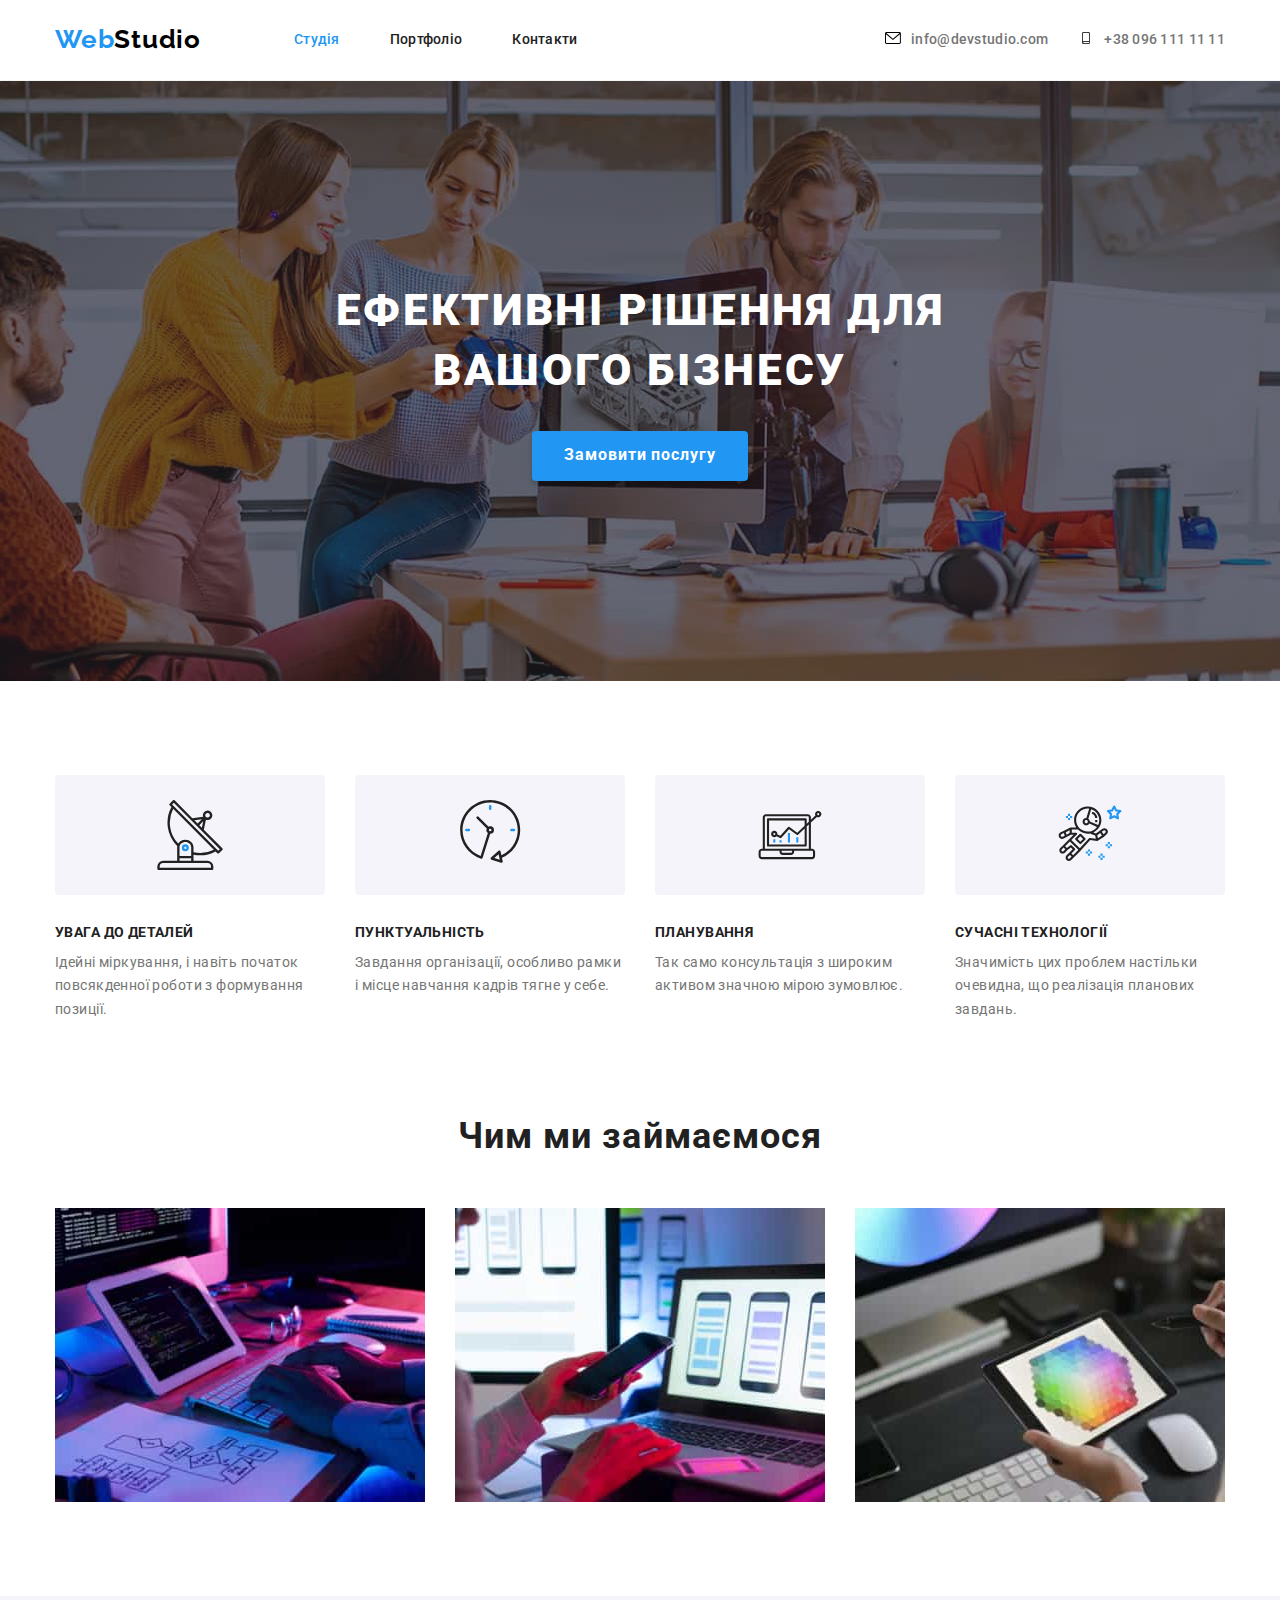
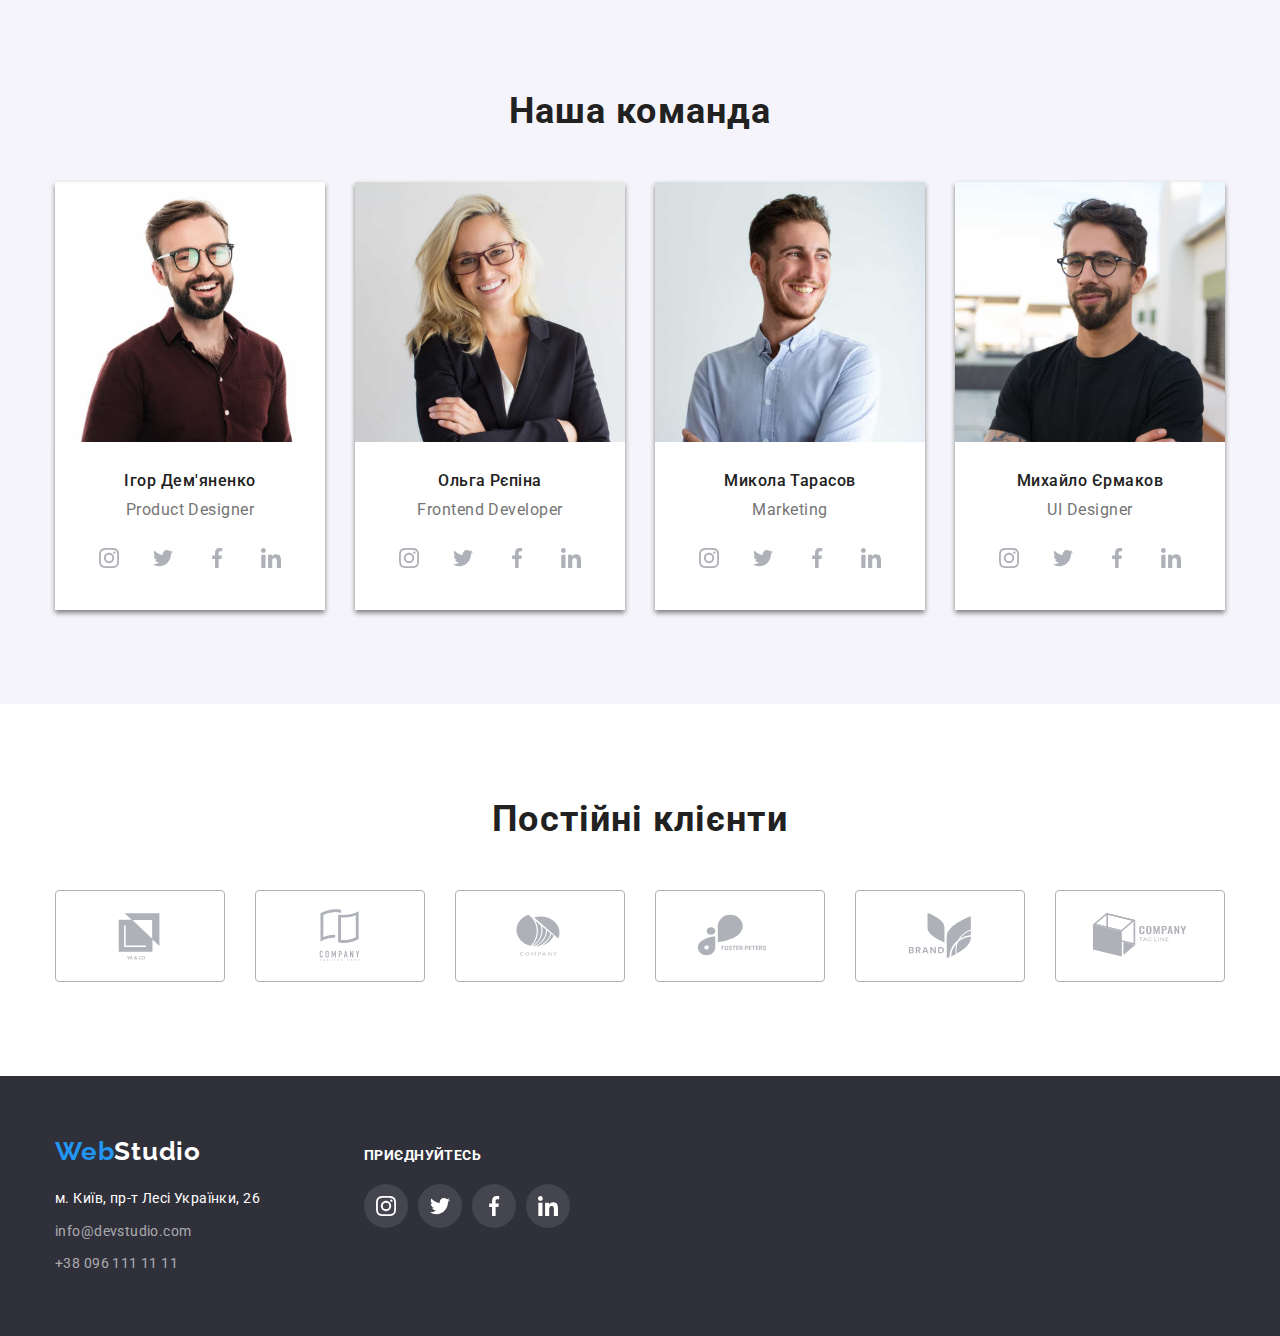
<file: index.html>
<!DOCTYPE html>
<html lang="uk">
  <head>
    <meta charset="UTF-8" />
    <meta http-equiv="X-UA-Compatible" content="IE=edge" />
    <meta name="viewport" content="width=device-width, initial-scale=1.0" />
    <link rel="preconnect" href="https://fonts.googleapis.com" />
    <link rel="preconnect" href="https://fonts.gstatic.com" crossorigin />
    <link
      href="https://fonts.googleapis.com/css2?family=Raleway:wght@700&family=Roboto:wght@400;500;700;900&display=swap"
      rel="stylesheet"
    />
    <link
      rel="stylesheet"
      href="https://cdnjs.cloudflare.com/ajax/libs/modern-normalize/1.1.0/modern-normalize.min.css"
    />
    <link rel="stylesheet" href="./styles/styles.css" />

    <title>Studio</title>
  </head>

  <body>
    <!-- Header ДЗ-4 -->
    <header class="header-container-portfolio">
      <div class="container header-container">
        <nav class="header-nav">
          <a href="#" class="header-Web"
            >Web<span class="header-Studio">Studio</span></a
          >
          <ul class="header-menu-ul">
            <li>
              <a href="#" class="header-menu-studiy-index">Студія</a>
            </li>
            <li>
              <a href="./portfolio.html" class="header-menu">Портфоліо</a>
            </li>
            <li><a href="#" class="header-menu">Контакти</a></li>
          </ul>
        </nav>
        <ul class="header-menu-ul-mail-tel">
          <li>
            <a href="mailto:info@devstudio.com" class="header-menu-studiy">
              <svg class="net-mail-tel-icon" width="16" height="12">
                <use href="./img/icons.svg#icon-mail-hover"></use></svg>info@devstudio.com</a
            >
          </li>
          <li>
            <a href="tel:+380961111111" class="header-menu-studiy">
              <svg class="net-mail-tel-icon" width="16" height="12">
                <use href="./img/icons.svg#icon-smartphone1"></use></svg>+38 096 111 11 11</a
            >
          </li>
        </ul>
      </div>
    </header>
    <!-- Main content -->
    <main>
      <section class="hero">
        <div class="container main-head-mini-conteiner">
          <h1 class="main-main-content">
            Ефективні рішення для вашого бізнесу
          </h1>
          <button type="button" class="main-botton">Замовити послугу</button>
        </div>
      </section>
      <section class="header-next-style">
        <!-- <div class="section"> -->
        <div class="container">
          <!-- Additional main -->
          <h2 class="visuallyti-hidder">Наші переваги</h2>
          <!-- End additional main -->
          <ul class="header-menu-ul-container">
            <li class="main-content-size">
              <div class="main-content-ico">
                <svg class="net-icon1" width="70" height="70">
                  <use href="./img/icons.svg#icon-antenna-1"></use>
                </svg>
              </div>

              <h3 class="main-content-Benefits">увага до деталей</h3>
              <p class="main-content-Benefits-paragraph">
                Ідейні міркування, і навіть початок повсякденної роботи з
                формування позиції.
              </p>
            </li>
            <li class="main-content-size">
              <div class="main-content-ico">
                <svg class="net-icon1" width="70" height="70">
                  <use href="./img/icons.svg#icon-clock-1"></use>
                </svg>
              </div>

              <h3 class="main-content-Benefits">пунктуальність</h3>
              <p class="main-content-Benefits-paragraph">
                Завдання організації, особливо рамки i місце навчання кадрів
                тягне у себе.
              </p>
            </li>

            <li class="main-content-size">
              <div class="main-content-ico">
                <svg class="net-icon1" width="70" height="70">
                  <use href="./img/icons.svg#icon-diagram-1"></use>
                </svg>
              </div>

              <h3 class="main-content-Benefits">планування</h3>
              <p class="main-content-Benefits-paragraph">
                Так само консультація з широким активом значною мірою зумовлює.
              </p>
            </li>
            <li class="main-content-size">
              <div class="main-content-ico">
                <svg class="net-icon1" width="70" height="70">
                  <use href="./img/icons.svg#icon-astronaut-1"></use>
                </svg>
              </div>

              <h3 class="main-content-Benefits">сучасні технології</h3>
              <p class="main-content-Benefits-paragraph">
                Значимість цих проблем настільки очевидна, що реалізація
                планових завдань.
              </p>
            </li>
          </ul>
        </div>
        <!-- </div> -->
      </section>

      <section class="header-next-style-too">
        <div class="container">
          <h2 class="main-content-review">Чим ми займаємося</h2>
          <ul class="header-menu-ul-container-too">
            <li>
              <img
                src="./img/box_1.jpg"
                width="370"
                alt="картинка програміст працює з кодом програми"
              />
            </li>
            <li>
              <img
                src="./img/box_2.jpg"
                width="370"
                alt="картинка програміст працює з мобільним додатком"
              />
            </li>
            <li>
              <img
                src="./img/box_3.jpg"
                width="370"
                alt="картинка програміст працює з додатком для планшетів"
              />
            </li>
          </ul>
        </div>
      </section>

      <section class="sektion-third">
        <div class="container">
          <h2 class="main-content-team">Наша команда</h2>
          <ul class="main-content-team-containet">
            <li class="main-content-team-personally">
              <img
                src="./img/img_1.jpg"
                width="270"
                alt="картинка Ігор Дем'яненко"
              />
              <div class="img-conteiner">
                <h3 class="main-content-team-name">Ігор Дем'яненко</h3>
                <p class="main-content-team-paragraph">Product Designer</p>

                  <ul class="ico-main-content-team">
                    <li class="soc-item-one">
                      <a href="#" class="net-icon-team">
                        <svg width="20" height="20">
                          <use href="./img/icons.svg#icon-instagram-1"></use>
                        </svg>
                      </a>
                    </li>
                    <li class="soc-item-one">
                      <a href="#" class="net-icon-team">
                        <svg width="20" height="20">
                          <use href="./img/icons.svg#icon-twitter-1"></use>
                        </svg>
                      </a>
                    </li>
                    <li class="soc-item-one">
                      <a href="#" class="net-icon-team">
                        <svg width="20" height="20">
                          <use href="./img/icons.svg#icon-facebook-1"></use>
                        </svg>
                      </a>
                    </li>
                    <li class="soc-item-one">
                      <a href="#" class="net-icon-team">
                        <svg width="20" height="20">
                          <use href="./img/icons.svg#icon-linkedin-1"></use>
                        </svg>
                      </a>
                    </li>
                  </ul>
              </div>
            </li>
            <li class="main-content-team-personally">
              <img
                src="./img/img_2.jpg"
                width="270"
                alt="картинка Ольга Рєпіна"
              />
              <div class="img-conteiner">
                <h3 class="main-content-team-name">Ольга Рєпіна</h3>
                <p class="main-content-team-paragraph">Frontend Developer</p>

                <div class="container-ico-main-content-team">
                  <ul class="ico-main-content-team">
                    <li class="soc-item-one">
                      <a href="#" class="net-icon-team">
                        <svg width="20" height="20">
                          <use href="./img/icons.svg#icon-instagram-1"></use>
                        </svg>
                      </a>
                    </li>
                    <li class="soc-item-one">
                      <a href="#" class="net-icon-team">
                        <svg width="20" height="20">
                          <use href="./img/icons.svg#icon-twitter-1"></use>
                        </svg>
                      </a>
                    </li>
                    <li class="soc-item-one">
                      <a href="#" class="net-icon-team">
                        <svg width="20" height="20">
                          <use href="./img/icons.svg#icon-facebook-1"></use>
                        </svg>
                      </a>
                    </li>
                    <li class="soc-item-one">
                      <a href="#" class="net-icon-team">
                        <svg width="20" height="20">
                          <use href="./img/icons.svg#icon-linkedin-1"></use>
                        </svg>
                      </a>
                    </li>
                  </ul>
                </div>
              </div>
            </li>
            <li class="main-content-team-personally">
              <img
                src="./img/img_3.jpg"
                width="270"
                alt="картинка Микола Тарасов"
              />
              <div class="img-conteiner">
                <h3 class="main-content-team-name">Микола Тарасов</h3>
                <p class="main-content-team-paragraph">Marketing</p>

                <div class="container-ico-main-content-team">
                  <ul class="ico-main-content-team">
                    <li class="soc-item-one">
                      <a href="#" class="net-icon-team">
                        <svg width="20" height="20">
                          <use href="./img/icons.svg#icon-instagram-1"></use>
                        </svg>
                      </a>
                    </li>
                    <li class="soc-item-one">
                      <a href="#" class="net-icon-team">
                        <svg width="20" height="20">
                          <use href="./img/icons.svg#icon-twitter-1"></use>
                        </svg>
                      </a>
                    </li>
                    <li class="soc-item-one">
                      <a href="#" class="net-icon-team">
                        <svg width="20" height="20">
                          <use href="./img/icons.svg#icon-facebook-1"></use>
                        </svg>
                      </a>
                    </li>
                    <li class="soc-item-one">
                      <a href="#" class="net-icon-team">
                        <svg width="20" height="20">
                          <use href="./img/icons.svg#icon-linkedin-1"></use>
                        </svg>
                      </a>
                    </li>
                  </ul>
                </div>
              </div>
            </li>
            <li class="main-content-team-personally">
              <img
                src="./img/img_4.jpg"
                width="270"
                alt="картинка Михайло Єрмаков"
              />
              <div class="img-conteiner">
                <h3 class="main-content-team-name">Михайло Єрмаков</h3>
                <p class="main-content-team-paragraph">UI Designer</p>

                <div class="container-ico-main-content-team">
                  <ul class="ico-main-content-team">
                    <!-- <li class="soc-item-one"></li> -->
                    <li class="soc-item-one">
                      <a href="#" class="net-icon-team">
                        <svg width="20" height="20">
                          <use href="./img/icons.svg#icon-instagram-1"></use>
                        </svg>
                      </a>
                    </li>
                    <li class="soc-item-one">
                      <a href="#" class="net-icon-team">
                        <svg width="20" height="20">
                          <use href="./img/icons.svg#icon-twitter-1"></use>
                        </svg>
                      </a>
                    </li>
                    <li class="soc-item-one">
                      <a href="#" class="net-icon-team">
                        <svg width="20" height="20">
                          <use href="./img/icons.svg#icon-facebook-1"></use>
                        </svg>
                      </a>
                    </li>
                    <li class="soc-item-one">
                      <a href="#" class="net-icon-team">
                        <svg width="20" height="20">
                          <use href="./img/icons.svg#icon-linkedin-1"></use>
                        </svg>
                      </a>
                    </li>
                  </ul>
                </div>
              </div>
            </li>
          </ul>
        </div>
      </section>

      <!-- selection for third clients -->
      <section class="section-third-clients">
        <!-- <div class="container-third-clients"> -->
        <div class="container"> 
          <h2 class="main-content-clients">Постійні клієнти</h2>
          <div>
            <ul class="container-clients">
              <li class="soc-item">
                <a href="#" class="net-icon">
                <svg width="106" height="60">
                  <use href="./img/icons.svg#icon-Logo1"></use>
                </svg>
              </a>
              </li>
              <li class="soc-item">
                <a href="#" class="net-icon">
                <svg width="106" height="60">
                  <use href="./img/icons.svg#icon-Logo2"></use>
                </svg>
              </a>
              </li>
              <li class="soc-item">
                <a href="#" class="net-icon">
                <svg width="106" height="60">
                  <use href="./img/icons.svg#icon-Logo3"></use>
                </svg>
              </a>
              </li>
              <li class="soc-item">
                <a href="#" class="net-icon">
                <svg width="106" height="60">
                  <use href="./img/icons.svg#icon-Logo4"></use>
                </svg>
              </a>
              </li>
              <li class="soc-item">
                <a href="#" class="net-icon">
                <svg width="106" height="60">
                  <use href="./img/icons.svg#icon-Logo5"></use>
                </svg>
              </a>
              </li>
              <li class="soc-item">
                <a href="#" class="net-icon">
                <svg width="106" height="60">
                  <use href="./img/icons.svg#icon-Logo6"></use>
                </svg>
              </a>
              </li>
            </ul>
          </div>
        </div>
      </section>
    </main>

    <!--Footer content-->
    <footer class="footer-style">
      <!-- <div class="footer-all"> -->
      <div class="container footer-all">
        <div>
          <div class="header-Web-container">
            <a href="#" class="header-Web"
              >Web<span class="footer-Studio">Studio</span></a
            >
          </div>
          <address class="adress-style">
            <ul>
              <li class="header-Web-adress-container">
                <!-- <div > -->
                <a href="https://goo.gl/maps/v7QcqFKEjncTyCXS9" class="adress"
                  >м. Київ, пр-т Лесі Українки, 26</a
                >
                <!-- </div> -->
              </li>
              <li class="header-Web-mail-container">
                <!-- <div > -->
                <a href="mailto:info@devstudio.com" class="adress-mail-tel"
                  >info@devstudio.com</a
                >
                <!-- </div> -->
              </li>
              <li>
                <a href="tel:+380961111111" class="adress-mail-tel"
                  >+38 096 111 11 11</a
                >
              </li>
            </ul>
          </address>
        </div>
        <!-- container for footer too -->
        <!-- <section> -->
          <div class="footer-ico-content-too">
            <p class="footer-ico-content">Приєднуйтесь</p>

            <ul class="footer-ico-main-content-team">
              <li class="soc-item-one-footer">
                <a href="#" class="net-icon-footer">
                <svg width="20" height="20">
                  <use href="./img/icons.svg#icon-instagram--footer"></use>
                </svg>
              </a>
              </li>
              <li class="soc-item-one-footer">
                <a href="#" class="net-icon-footer">
                <svg width="20" height="20">
                  <use href="./img/icons.svg#icon-twitter-footer"></use>
                </svg>
              </a>
              </li>
              <li class="soc-item-one-footer">
                <a href="#" class="net-icon-footer">
                <svg width="20" height="20">
                  <use href="./img/icons.svg#icon-facebook-footer"></use>
                </svg>
              </a>
              </li>
              <li class="soc-item-one-footer">
                <a href="#" class="net-icon-footer">
                <svg width="20" height="20">
                  <use href="./img/icons.svg#icon-linkedin-footer"></use>
                </svg>
              </a>
              </li>
            </ul>
          </div>
        <!-- </section> -->
      </div>
      <!-- </div> -->
    </footer>
  </body>
</html>
</file>
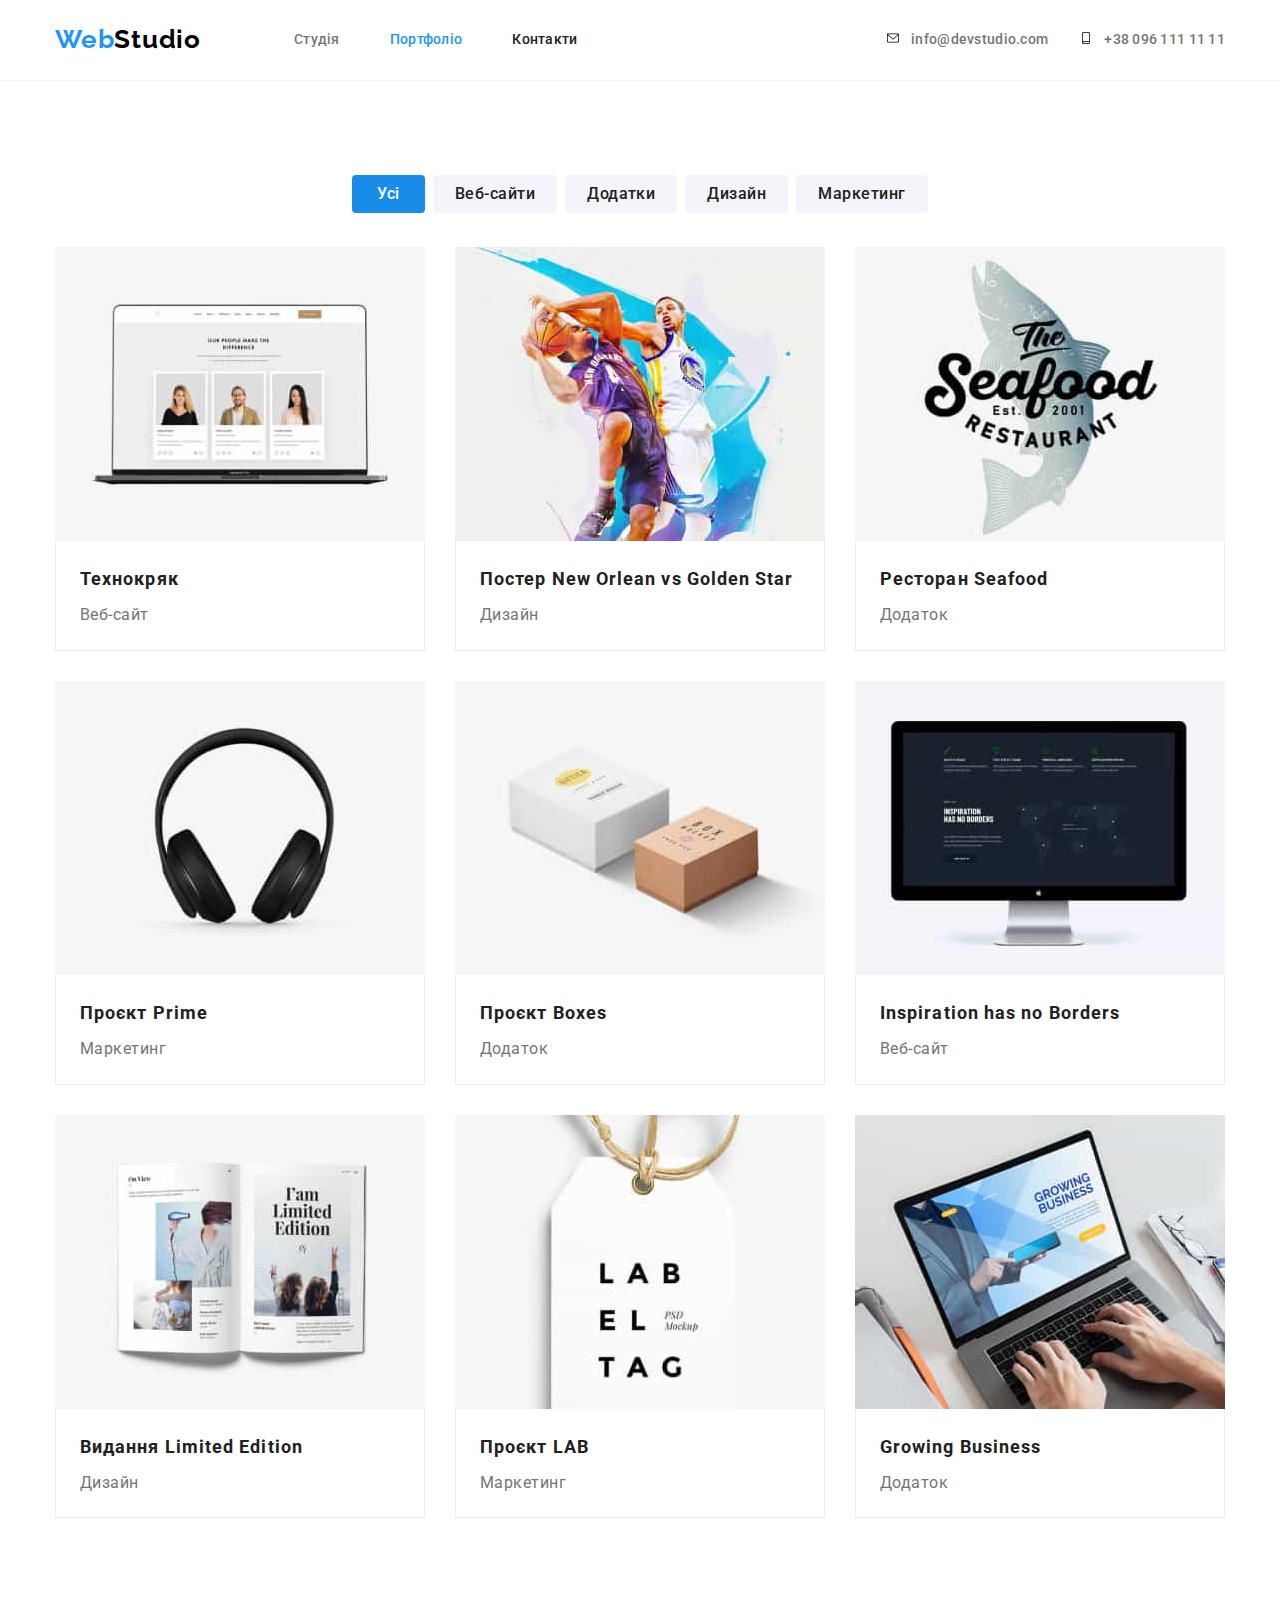
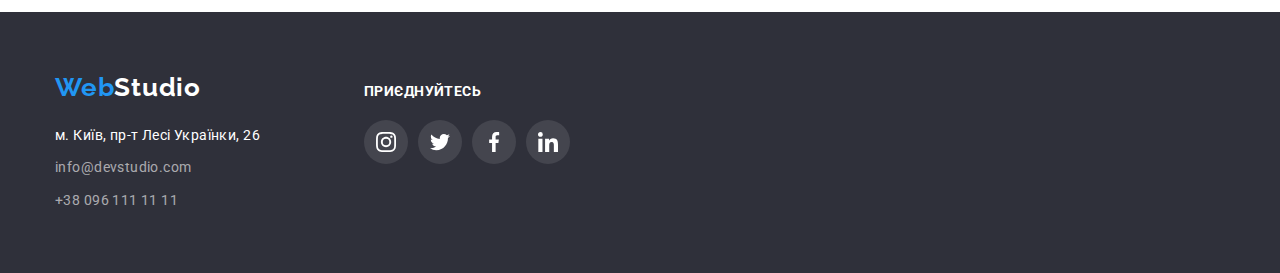
<file: portfolio.html>
<!DOCTYPE html>
<html lang="uk">
  <head>
    <meta charset="UTF-8" />
    <meta http-equiv="X-UA-Compatible" content="IE=edge" />
    <meta name="viewport" content="width=device-width, initial-scale=1.0" />
    <link rel="preconnect" href="https://fonts.googleapis.com" />
    <link rel="preconnect" href="https://fonts.gstatic.com" crossorigin />
    <link
      href="https://fonts.googleapis.com/css2?family=Raleway:wght@700&family=Roboto:wght@400;500;700;900&display=swap"
      rel="stylesheet"
    />
    <link
      rel="stylesheet"
      href="https://cdnjs.cloudflare.com/ajax/libs/modern-normalize/1.1.0/modern-normalize.min.css"
    />
    <link rel="stylesheet" href="./styles/styles.css" />
    <title>Portfolio</title>
  </head>

  <body>
    <!-- Header ДЗ-4 -->
    <header class="header-container-portfolio">
      <div class="container header-container">
        <nav class="header-nav">
          <a href="#" class="header-Web"
            >Web<span class="header-Studio">Studio</span></a
          >
          <ul class="header-menu-ul">
            <li>
              <a href="./index.html" class="header-menu-studiy">Студія</a>
            </li>
            <li>
              <a href="#" class="header-menu-portfolio">Портфоліо</a>
            </li>
            <li><a href="#" class="header-menu">Контакти</a></li>
          </ul>
        </nav>
        <ul class="header-menu-ul-mail-tel">
          <li>
            <a href="mailto:info@devstudio.com" class="header-menu-studiy"
              ><svg class="net-mail-tel-icon" width="16" height="12">
                <use href="./img/icons.svg#icon-mail"></use></svg>info@devstudio.com</a
            >
          </li>
          <li>
            <a href="tel:+380961111111" class="header-menu-studiy"
              ><svg class="net-mail-tel-icon" width="16" height="12">
                <use href="./img/icons.svg#icon-smartphone"></use></svg>+38 096 111 11 11</a
            >
          </li>
        </ul>
      </div>
    </header>

    <!-- Main content -->
    <main>
      <section class="main-portfolio">
        <div class="container-portfolio">
          <!-- Additional main -->
          <h1 class="visuallyti-hidder">Portfolio</h1>
          <ul class="portfolio-container">
            <li>
              <button type="button" class="main-botton-all">Усі</button>
            </li>
            <li>
              <button type="button" class="main-bottons">Веб-сайти</button>
            </li>
            <li>
              <button type="button" class="main-bottons">Додатки</button>
            </li>
            <li>
              <button type="button" class="main-bottons">Дизайн</button>
            </li>
            <li>
              <button type="button" class="main-bottons">Маркетинг</button>
            </li>
          </ul>

          <ul class="portfolio-container-deployed">
            <li>
              <a href="#" class="portfolio-container-deployed-shadow">
              <img
                src="./img/portfolio_1.jpg"
                width="370"
                alt="картинка нетбук з сайтом, три фотографії"
              />
              <div class="img-container-all">
                <h2 class="main-menu-img">Технокряк</h2>
                <p class="main-menu-img-content">Веб-сайт</p>
              </div>
            </a>
            </li>
            <li>
              <a href="#" class="portfolio-container-deployed-shadow">
              <img
                src="./img/portfolio_2.jpg"
                width="370"
                alt="картинка гра в баскетбол"
              />
              <div class="img-container-all">
                <h2 class="main-menu-img">Постер New Orlean vs Golden Star</h2>
                <p class="main-menu-img-content">Дизайн</p>
              </div>
            </a>
            </li>
            <li>
              <a href="#" class="portfolio-container-deployed-shadow">
              <img
                src="./img/portfolio_3.jpg"
                width="370"
                alt="картинка The seabood restaurant"
              />
              <div class="img-container-all">
                <h2 class="main-menu-img">Ресторан Seafood</h2>
                <p class="main-menu-img-content">Додаток</p>
              </div>
            </a>
            </li>
            <li>
              <a href="#" class="portfolio-container-deployed-shadow">
              <img
                src="./img/portfolio_4.jpg"
                width="370"
                alt="картинка навушників"
              />
              <div class="img-container-all">
                <h2 class="main-menu-img">Проєкт Prime</h2>
                <p class="main-menu-img-content">Маркетинг</p>
              </div>
            </a>
            </li>
            <li>
              <a href="#" class="portfolio-container-deployed-shadow">
              <img
                src="./img/portfolio_5.jpg"
                width="370"
                alt="картинка дві коробки"
              />
              <div class="img-container-all">
                <h2 class="main-menu-img">Проєкт Boxes</h2>
                <p class="main-menu-img-content">Додаток</p>
              </div>
            </a>
            </li>
            <li>
              <a href="#" class="portfolio-container-deployed-shadow">
              <img
                src="./img/portfolio_6.jpg"
                width="370"
                alt="картинка з монитором"
              />
              <div class="img-container-all">
                <h2 class="main-menu-img">Inspiration has no Borders</h2>
                <p class="main-menu-img-content">Веб-сайт</p>
              </div>
            </a>
            </li>
            <li>
              <a href="#" class="portfolio-container-deployed-shadow">
              <img
                src="./img/portfolio_7.jpg"
                width="370"
                alt="картинка з книгою"
              />
              <div class="img-container-all">
                <h2 class="main-menu-img">Видання Limited Edition</h2>
                <p class="main-menu-img-content">Дизайн</p>
              </div>
            </a>
            </li>
            <li>
              <a href="#" class="portfolio-container-deployed-shadow">
              <img
                src="./img/portfolio_8.jpg"
                width="370"
                alt="картинка з біркою"
              />
              <div class="img-container-all">
                <h2 class="main-menu-img">Проєкт LAB</h2>
                <p class="main-menu-img-content">Маркетинг</p>
              </div>
            </a>
            </li>
            <li>
              <a href="#" class="portfolio-container-deployed-shadow">
              <img
                src="./img/portfolio_9.jpg"
                width="370"
                alt="картинка з ноутбуком та руками на клавіатурі"
              />
              <div class="img-container-all">
                <h2 class="main-menu-img">Growing Business</h2>
                <p class="main-menu-img-content">Додаток</p>
              </div>
            </a>
            </a>
            </li>
          </ul>
        </div>
      </section>
    </main>

    <!--Footer content-->
    <footer class="footer-style">
      <!-- <div class="footer-all"> -->
      <div class="container footer-all">
        <div>
          <div class="header-Web-container">
            <a href="#" class="header-Web"
              >Web<span class="footer-Studio">Studio</span></a
            >
          </div>
          <address class="adress-style">
            <ul>
              <li class="header-Web-adress-container">
                <!-- <div > -->
                <a href="https://goo.gl/maps/v7QcqFKEjncTyCXS9" class="adress"
                  >м. Київ, пр-т Лесі Українки, 26</a
                >
                <!-- </div> -->
              </li>
              <li class="header-Web-mail-container">
                <!-- <div > -->
                <a href="mailto:info@devstudio.com" class="adress-mail-tel"
                  >info@devstudio.com</a
                >
                <!-- </div> -->
              </li>
              <li>
                <a href="tel:+380961111111" class="adress-mail-tel"
                  >+38 096 111 11 11</a
                >
              </li>
            </ul>
          </address>
        </div>
        <!-- container for footer too -->
     <!-- <section> -->
      <div class="footer-ico-content-too">
        <p class="footer-ico-content">Приєднуйтесь</p>

        <ul class="footer-ico-main-content-team">
          <li class="soc-item-one-footer">
            <a href="#" class="net-icon-footer">
            <svg width="20" height="20">
              <use href="./img/icons.svg#icon-instagram--footer"></use>
            </svg>
          </a>
          </li>
          <li class="soc-item-one-footer">
            <a href="#" class="net-icon-footer">
            <svg width="20" height="20">
              <use href="./img/icons.svg#icon-twitter-footer"></use>
            </svg>
          </a>
          </li>
          <li class="soc-item-one-footer">
            <a href="#" class="net-icon-footer">
            <svg width="20" height="20">
              <use href="./img/icons.svg#icon-facebook-footer"></use>
            </svg>
          </a>
          </li>
          <li class="soc-item-one-footer">
            <a href="#" class="net-icon-footer">
            <svg width="20" height="20">
              <use href="./img/icons.svg#icon-linkedin-footer"></use>
            </svg>
          </a>
          </li>
        </ul>
      </div>
    <!-- </section> -->
      </div>
      <!-- </div> -->
    </footer>
  </body>
</html>
</file>
<file: styles/styles.css>
:root {
  --Header-style-text-color: #212121;
  --Header-footer-style-color: #2f303a;
  --Main-botton-style-color: #ffffff;
  --Main-botton-style-background-color: #2196f3;
  --Main-content-our-team-background-color: #f5f4fa;
  --Main-botton-hover-background-color: #188ce8;
  --Header-Web-color: #2196f3;
  --Header-Studio-color: #000000;
  --Footer-Studio-color: #ffffff;
  --Header-menu-studiy-index-color: #2196f3;
  --Header-menu-portfolio-color: #2196f3;
  --Header-menu-studiy-color: #757575;
  --Header-menu-hover-color: #2196f3;
  --Main-main-content-color: #ffffff;
  --Adress-Style-color: #ffffff;
  --Adress-hover-color: #2196f3;
  --Adress-mail-tel-color: rgba(255, 255, 255, 0.6);
  --Adress-mail-tel-hover-color: #2196f3;
  --Main-botton-all-color: #ffffff;
  --Main-botton-all-background-color: #188ce8;
  --Main-bottons-background-color: #f5f4fa;
  --Main-bottons-hover-color: #ffffff;
  --Main-bottons-hover-background-color: #2196f3;
  --Main-content-Benefits-paragraph-color: #757575;
  --Main-content-team-personally-background-color: #ffffff;
  --Main-content-team-paragraph-color: #757575;
  --Main-menu-img-content-color: #757575;
}

body {
  background-color: #ffffff;
  font-family: "Roboto", sans-serif;
}
ul {
  padding: 0;
  margin: 0;
}

.main-botton {
  margin: 0 auto;
  padding: 10px;
  cursor: pointer;
  font-weight: 700;
  font-size: 16px;
  line-height: 1.8;

  display: flex;
  justify-content: center;
  align-items: center;
  text-align: center;
  letter-spacing: 0.06em;

  color: var(--Main-botton-style-color);

  background-color: var(--Main-botton-style-background-color);
  box-shadow: 0px 4px 4px rgba(0, 0, 0, 0.15);
  border-radius: 4px;
  width: 216px;
  height: 50px;
  border: none;
}

.main-botton:hover {
  background-color: var(--Main-botton-hover-background-color);
}
.main-botton:focus {
  background-color: var(--Main-botton-hover-background-color);
}

.main-head-mini-conteiner {
  /* background-image: url(../img/Img.jpg); */

  max-width: 696px;
  /* центруем по горизонтали */
  margin: 0 auto;
}
.header-Web {
  font-family: "Raleway", sans-serif;

  font-weight: 700;
  font-size: 26px;
  line-height: 1.2;
  letter-spacing: 0.03em;
  color: var(--Header-Web-color);
  margin-right: 93px;
}
.header-Studio {
  font-family: "Raleway", sans-serif;

  font-weight: 700;
  font-size: 26px;
  line-height: 1.2;
  letter-spacing: 0.03em;
  color: var(--Header-Studio-color);
  /* margin-right: 93px; */
}
.footer-Studio {
  font-family: "Raleway", sans-serif;

  font-weight: 700;
  font-size: 26px;
  line-height: 1.2;
  /* identical to box height */

  letter-spacing: 0.03em;

  color: var(--Footer-Studio-color);
}
.header-menu-studiy-index {
  font-weight: 500;
  font-size: 14px;
  line-height: 1.14;
  letter-spacing: 0.02em;
  color: var(--Header-menu-studiy-index-color);

  padding: 32px 0;
  display: block;
}
.header-menu-portfolio {
  font-weight: 500;
  font-size: 14px;
  line-height: 1.14;
  letter-spacing: 0.02em;

  color: var(--Header-menu-portfolio-color);
  padding: 32px 0;
  display: block;
}
.header-menu-studiy {
  font-weight: 500;
  font-size: 14px;
  line-height: 1.14;
  letter-spacing: 0.02em;
  /* color: #2196f3; */
  color: var(--Header-menu-studiy-color);
  /* увеличение кликабельной зоны */
  padding: 32px 0;
  display: block;

  /* display: flex;
  align-items: center;
  justify-content: center; */
}

.header-menu-studiy:hover {
  color: var(--Header-menu-hover-color);
}
.header-menu-studiy:focus {
  color: var(--Header-menu-hover-color);
}
.header-menu {
  font-weight: 500;
  font-size: 14px;
  line-height: 1.14;
  letter-spacing: 0.02em;
  color: var(--Header-style-text-color);
  padding: 32px 0;
  display: block;
}
.header-menu:hover {
  color: var(--Header-menu-hover-color);
}
.header-menu:focus {
  color: var(--Header-menu-hover-color);
}
.main-main-content {
  font-weight: 900;
  font-size: 44px;
  line-height: 1.36;
  text-align: center;
  letter-spacing: 0.06em;
  text-transform: uppercase;
  color: var(--Main-main-content-color);

  margin-bottom: 30px;
  margin-top: 0;
}

.footer-style {
  background-color: var(--Header-footer-style-color);
  padding: 60px 0;
}
.adress {
  font-style: normal;
  font-size: 14px;
  line-height: 1.7;
  letter-spacing: 0.03em;
  color: var(--Adress-Style-color);
}
.adress:hover {
  color: var(--Adress-hover-color);
}
.adress:focus {
  color: var(--Adress-hover-color);
}
.adress-mail-tel {
  font-family: "Roboto", sans-serif;
  font-style: normal;
  font-size: 14px;
  line-height: 1.7;
  letter-spacing: 0.03em;

  color: var(--Adress-mail-tel-color);
  margin-top: 19px;
}
.adress-mail-tel:hover {
  color: var(--Adress-mail-tel-hover-color);
}
.adress-mail-tel:focus {
  color: var(--Adress-mail-tel-hover-color);
}
.main-botton-all {
  /* font-family: "Roboto", sans-serif; */
  font-family: inherit;
  font-weight: 500;
  font-size: 16px;
  line-height: 1.6;

  text-align: center;
  letter-spacing: 0.03em;

  color: var(--Main-botton-all-color);
  background-color: var(--Main-botton-all-background-color);
  cursor: pointer;
  width: 100%;
  height: 100%;
  border-radius: 4px;
  padding: 6px 25px;
  border: none;
}
.main-botton-all:hover {
  /* box-shadow: 10px 5px 5px black; */
  box-shadow: 0px 3px 1px rgba(0, 0, 0, 0.1), 0px 1px 2px rgba(0, 0, 0, 0.08),
    0px 2px 2px rgba(0, 0, 0, 0.12);
}
.main-botton-all:focus {
  /* box-shadow: 10px 5px 5px black; */
  box-shadow: 0px 3px 1px rgba(0, 0, 0, 0.1), 0px 1px 2px rgba(0, 0, 0, 0.08),
    0px 2px 2px rgba(0, 0, 0, 0.12);
}
.main-bottons {
  font-family: "Roboto", sans-serif;

  font-weight: 500;
  font-size: 16px;
  line-height: 1.625;

  text-align: center;
  letter-spacing: 0.03em;

  background-color: var(--Main-bottons-background-color);
  color: var(--Header-style-text-color);
  cursor: pointer;
  width: 100%;
  height: 100%;
  border-radius: 4px;
  padding: 6px 22px;
  border: none;
}
.main-bottons:hover {
  background-color: var(--Main-bottons-hover-background-color);
  color: var(--Main-bottons-hover-color);
  /* box-shadow: 10px 5px 5px black; */
  box-shadow: 0px 3px 1px rgba(0, 0, 0, 0.1), 0px 1px 2px rgba(0, 0, 0, 0.08),
    0px 2px 2px rgba(0, 0, 0, 0.12);
}
.main-bottons:focus {
  background-color: var(--Main-bottons-hover-background-color);
  color: var(--Main-bottons-hover-color);
  /* box-shadow: 10px 5px 5px black; */
  box-shadow: 0px 3px 1px rgba(0, 0, 0, 0.1), 0px 1px 2px rgba(0, 0, 0, 0.08),
    0px 2px 2px rgba(0, 0, 0, 0.12);
}
.main-bottons:active {
  border: 1px solid rgba(0, 0, 0, 0.15);
}
.main-content-Benefits {
  font-weight: 700;
  font-size: 14px;
  line-height: 1.14;
  letter-spacing: 0.03em;
  text-transform: uppercase;
  color: var(--Header-style-text-color);
  margin-top: 0;
  margin-bottom: 10px;
}
.main-content-Benefits-paragraph {
  font-size: 14px;
  line-height: 1.7;
  letter-spacing: 0.03em;
  color: var(--Main-content-Benefits-paragraph-color);
  margin-top: 0px;
  margin-bottom: 0px;
}
.main-content-review {
  font-weight: 700;
  font-size: 36px;
  line-height: 1.16;
  letter-spacing: 0.03em;

  color: var(--Header-style-text-color);

  display: flex;
  justify-content: center;
  margin-top: 0px;
  margin-bottom: 50px;
}
.main-content-team {
  margin-top: 0px;
  margin-bottom: 50px;

  font-weight: 700;
  font-size: 36px;
  line-height: 1.17;
  letter-spacing: 0.03em;

  color: var(--Header-style-text-color);

  display: flex;
  justify-content: center;
}
.main-content-team-personally {
  background-color: var(--Main-content-team-personally-background-color);
  box-shadow: 0px 3px 5px grey;
}
.main-content-team-name {
  font-weight: 500;
  font-size: 16px;
  line-height: 1.18;

  letter-spacing: 0.03em;

  color: var(--Header-style-text-color);
  margin-top: 0px;
  margin-bottom: 10px;
  text-align: center;
}
.main-content-team-paragraph {
  font-size: 16px;
  line-height: 1.18;

  letter-spacing: 0.03em;

  color: var(--Main-content-team-paragraph-color);
  margin-top: 0px;
  margin-bottom: 16px;
  text-align: center;
}
.main-menu-img {
  font-weight: 700;
  font-size: 18px;
  line-height: 2;

  letter-spacing: 0.06em;

  color: var(--Header-style-text-color);
  margin-top: 0px;
  margin-bottom: 4px;
}
.main-menu-img-content {
  font-size: 16px;
  line-height: 1.8;

  letter-spacing: 0.03em;

  color: var(--Main-menu-img-content-color);
  margin-top: 0px;
  margin-bottom: 0px;
}
li {
  list-style-type: none; /* Убираем маркеры
  /* text-decoration: none; Отменяем подчеркивание у ссылки */
}
a {
  text-decoration: none; /* Отменяем подчеркивание у ссылки */
}
.container {
  width: 1200px;
  margin: 0 auto;
  padding: 0px 15px;
}

.container-portfolio {
  width: 1200px;
  /* box-sizing: border-box; */
  margin: 0 auto;
  padding: 0 15px;
}
.section {
  background-color: #ffffff;
}

.header-container {
  display: flex;
  align-items: center;
  justify-content: space-between;
  /* margin-bottom: 94px; */
  /* margin-right: 215px; */
}
.header-nav {
  /* горизонтальное размещение контейнера */
  display: flex;
  /* центруем по вертикали: */
  align-items: center;
  /* вправо в конец */
  /* flex-grow: 1; */
}
.header-menu-ul {
  display: flex;

  gap: 50px;
}
.header-menu-ul-container {
  display: flex;
  gap: 30px;
  justify-content: center;
}
.header-menu-ul-mail-tel {
  display: flex;
  /* gap: 50px; */
  gap: 30px;
}
.main-content-size {
  max-width: 270px;
}
.additional-main {
  display: none;
  margin-top: 0;
}
.header-menu-ul-container-too {
  display: flex;
  gap: 30px;
  justify-content: center;
}
.main-content-team-containet {
  display: flex;
  gap: 30px;
  justify-content: center;
}
.header-Web-container {
  margin-bottom: 20px;
  /* padding-top: 60px; */
}
.header-Web-adress-container {
  margin-bottom: 9px;
}
.header-Web-mail-container {
  margin-bottom: 9px;
}
.container-p {
  margin-bottom: 94px;
}
.main-content-review-container {
  margin-top: 0px;
  margin-bottom: 94px;
}
.portfolio-container {
  display: flex;
  justify-content: center;
  gap: 8px;
  padding: 0px;
  margin-bottom: 34px;
}
.portfolio-container-deployed {
  display: flex;
  flex-wrap: wrap;
  justify-content: center;
  gap: 30px;
}
.main-portfolio {
  padding-top: 94px;
  padding-bottom: 94px;
}

/* скрываем заголовок: */
.visuallyti-hidder {
  position: absolute;
  white-space: nowrap;
  width: 1px;
  height: 1px;
  overflow: hidden;
  border: 0;
  padding: 0;
  clip: rect(0 0 0 0);
  clip-path: inset(50%);
  margin: -1px;
}
img {
  display: block;
  max-width: 100%;
}
.container-p {
  margin-bottom: 94px;
}
.img-conteiner {
  padding: 30px;
}
.header-container-portfolio {
  border-bottom: 1px solid #f5f5f5;
}
.img-container-all {
  border-left: 1px solid #eeeeee;
  border-right: 1px solid #eeeeee;
  border-bottom: 1px solid #eeeeee;

  padding: 20px 24px;
}
.hero {
  padding: 200px 0px;
  /* background-color: #2f303a; */

  /* background-image: url(../img/Img.jpg);
  background-image: rgba(47, 48, 58, 0.4);  */
  background-image: linear-gradient(
      to right,
      rgba(47, 48, 58, 0.4),
      rgba(47, 48, 58, 0.4)
    ),
    url("../img/Img.jpg");

  background-repeat: no-repeat;
  background-position: center;

  max-width: 1600px;
  margin: 0 auto;
}
.header-next-styl {
  padding: 94px 0px;
}
.header-next-style-too {
  padding-bottom: 94px;
}
.sektion-third {
  padding: 94px 0;
  background-color: var(--Main-content-our-team-background-color);
}
.header-next-style {
  padding: 94px 0;
}
.main-content-ico {
  height: 120px;
  background-color: #f5f4fa;
  border-radius: 4px;
  margin-bottom: 30px;

  display: flex;
  align-items: center;
  justify-content: center;
}

.main-content-clients {
  margin-top: 0px;
  margin-bottom: 50px;

  /* font-family: 'Roboto';
font-style: normal; */
  font-weight: 700;
  font-size: 36px;
  line-height: 42px;
  text-align: center;
  letter-spacing: 0.03em;
  color: #212121;
  display: flex;
  justify-content: center;
}
.section-third-clients {
  padding: 94px 0;
}

.container-clients {
  display: flex;
  justify-content: center;
  gap: 30px;
}
.soc-item {
  width: 170px;
  height: 92px;
}

.net-icon {
  fill: #afb1b8;
  width: 100%;
  height: 100%;
  display: flex;
  justify-content: center;
  align-items: center;

  border: 1px solid #afb1b8;
  border-radius: 4px;
}
.soc-item:hover,
.soc-item:focus {
  fill: #188ce8;
  border-color: #188ce8;
}
.net-icon:hover{
  fill: #188ce8;
  border-color: #188ce8;
 }

.header-menu-studiy:hover .net-mail-tel-icon {
  fill: #2196f3;
}
.header-menu-studiy:focus .net-mail-tel-icon {
  fill: #2196f3;
}
.ico-main-content-team {
  display: flex;
  justify-content: center;
  gap: 10px;
}
.footer-ico-main-content-team {
  display: flex;
  gap: 10px;
}
.soc-item-one {
  width: 44px;
  height: 44px;
  background-color: rgba(255, 255, 255, 0.1);
  border-radius: 50%;
  display: flex;
  align-items: center;
  justify-content: center;
}
.net-icon-team {
  fill: #afb1b8;
  border-radius: 50%;
  width: 100%;
  height: 100%;
  display: flex;
  align-items: center;
  justify-content: center;
}
.net-icon-team:hover,
.net-icon-team:focus {
  background-color: #2196f3;
  fill: #ffffff;
}

.soc-item-one-footer {
  width: 44px;
  height: 44px;
  background-color: rgba(255, 255, 255, 0.1);
  border-radius: 50%;
  display: flex;
  align-items: center;
  justify-content: center;

}

.net-icon-footer {
  border-radius: 50%;
  width: 100%;
  height: 100%;
  display: flex;
  align-items: center;
  justify-content: center;
  fill: #ffffff;
}
.net-icon-footer:hover, .net-icon-footer:focus {
  /* fill: #ffffff; */
  background-color: #2196f3;
}

.soc-item-too {
  width: 44px;
  border-radius: 50%;

  display: flex;
  align-items: center;
  justify-content: center;
}
.footer-ico-content {
  margin-top: 0px;
  margin-bottom: 20px;

  font-family: "Roboto", sans-serif;
  /* font-style: normal; */
  font-weight: 700;
  font-size: 14px;
  line-height: 1.14;
  letter-spacing: 0.03em;
  text-transform: uppercase;

  color: #ffffff;
}
.footer-ico-content-too {
  margin-left: 70px;
}
.footer-all {
  display: flex;
  align-items: baseline;
}
.net-mail-tel-icon {
  margin-right: 10px;
}
.portfolio-container-deployed-shadow {
  display: block;
}
.portfolio-container-deployed-shadow:hover {
  display: block;
  box-shadow: 0px 1px 1px rgba(0, 0, 0, 0.12), 0px 4px 4px rgba(0, 0, 0, 0.06),
    1px 4px 6px rgba(0, 0, 0, 0.16);
}
.portfolio-container-deployed-shadow:focus {
  display: block;
  box-shadow: 0px 1px 1px rgba(0, 0, 0, 0.12), 0px 4px 4px rgba(0, 0, 0, 0.06),
    1px 4px 6px rgba(0, 0, 0, 0.16);
}
</file>
